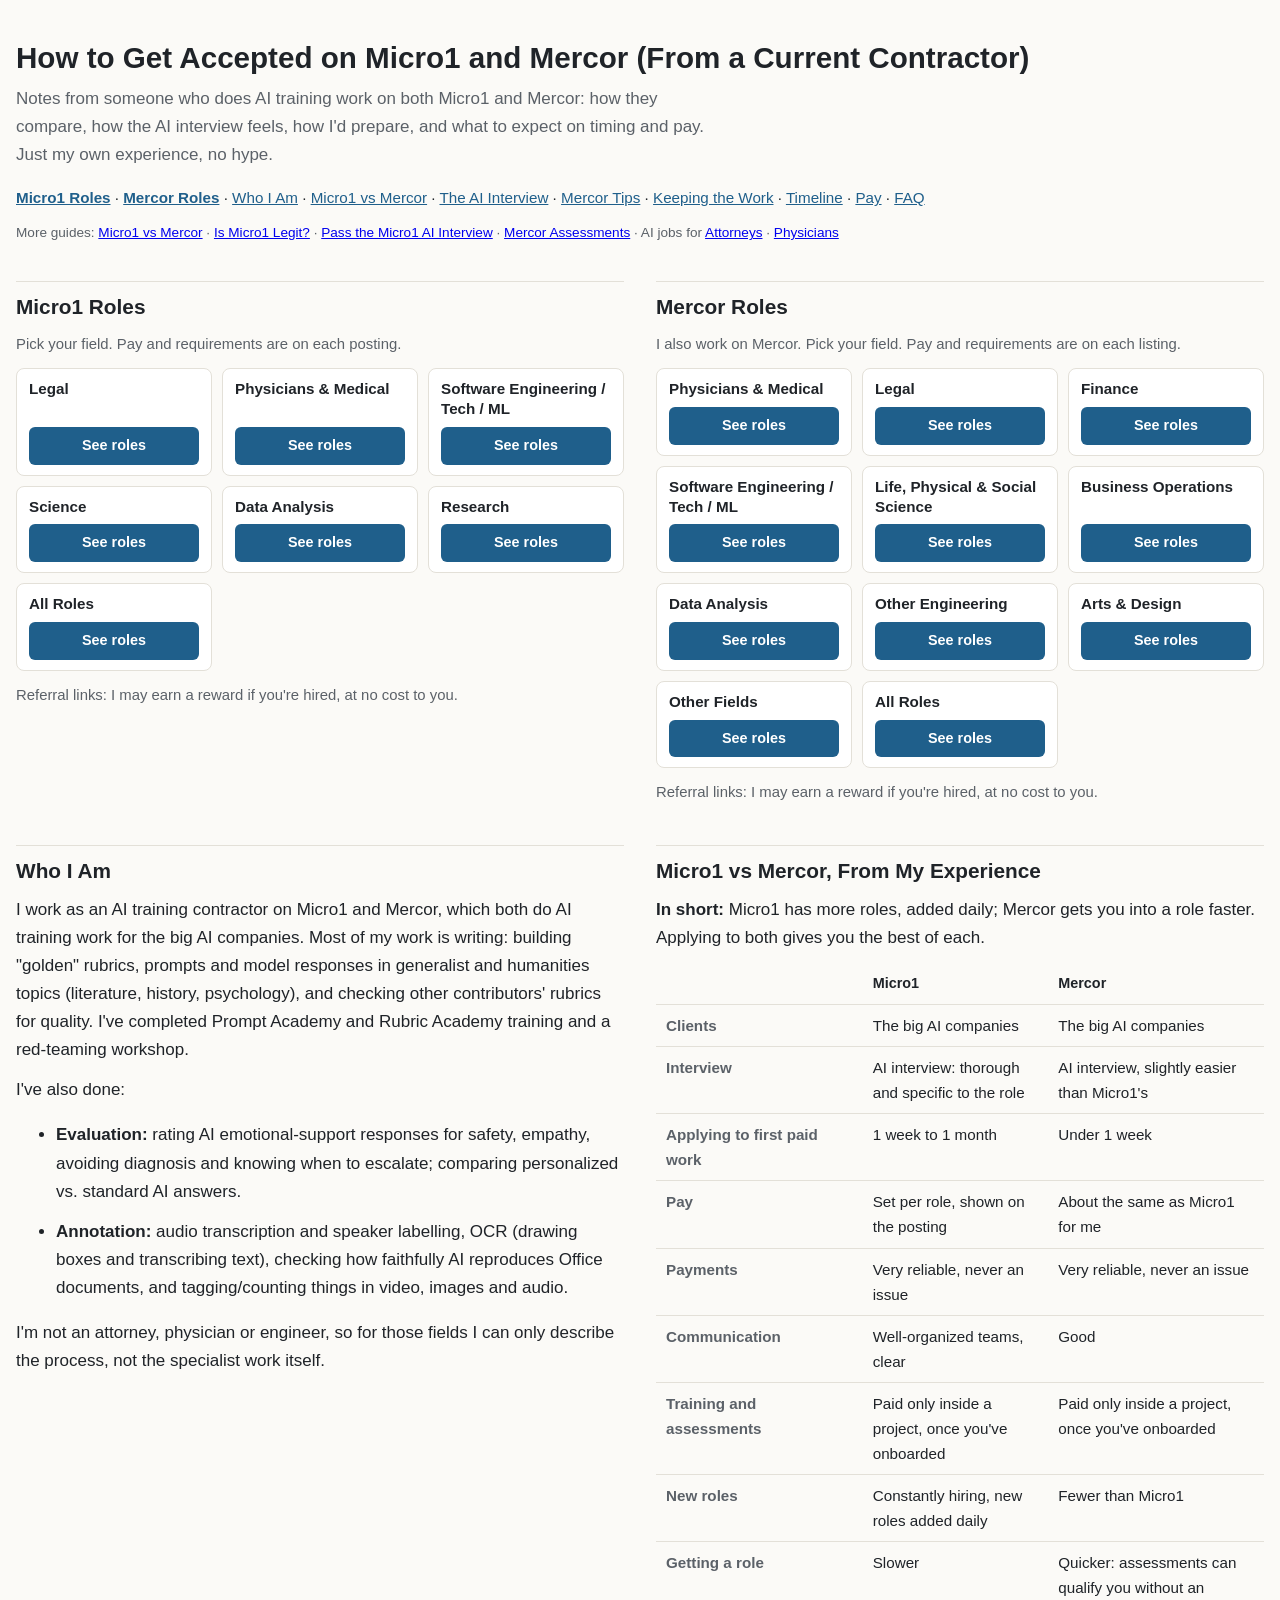
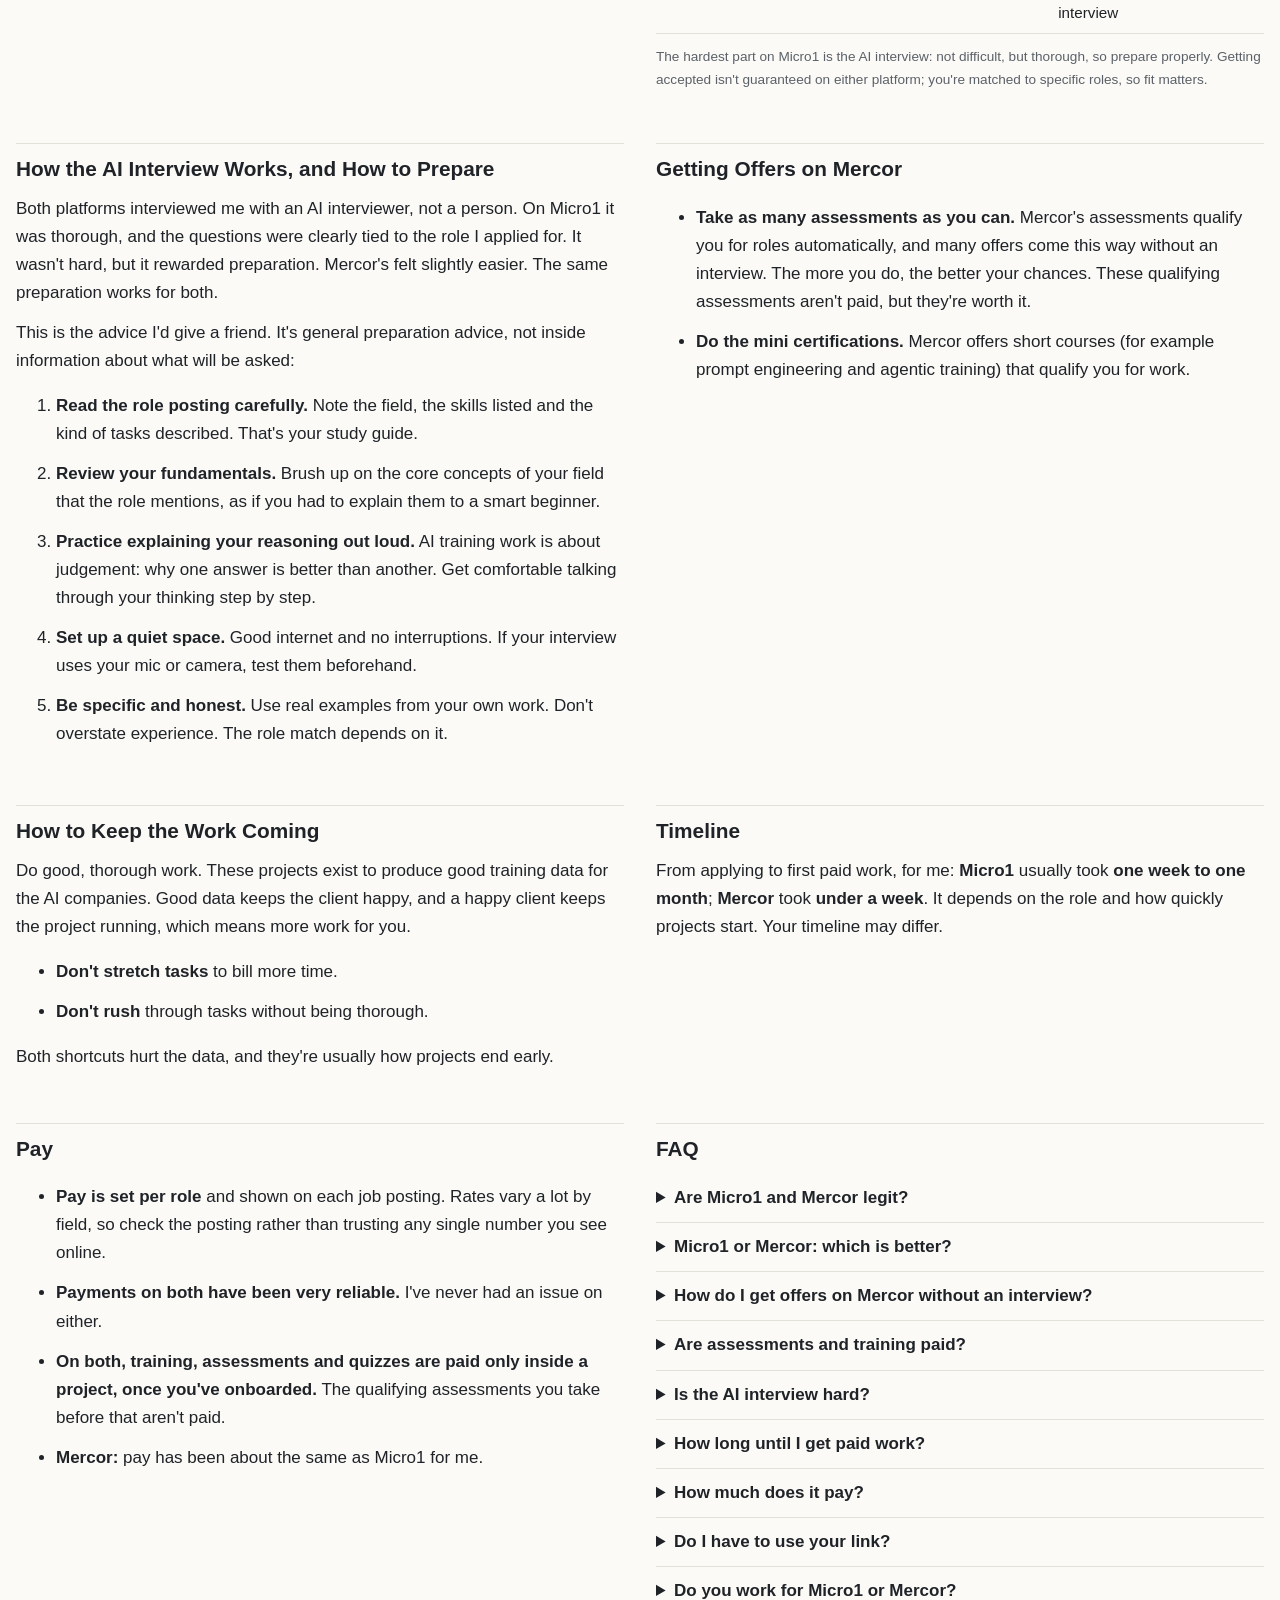
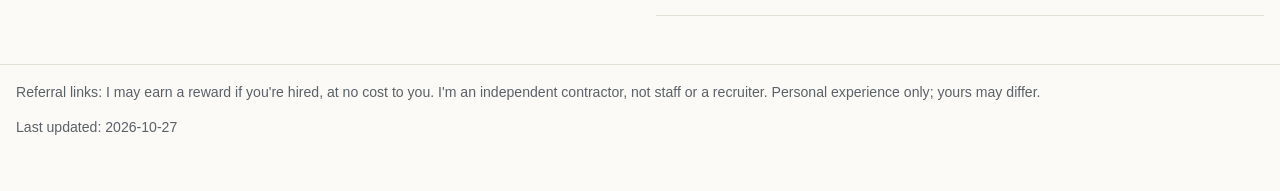
<file: index.html>
<!doctype html>
<html lang="en">
<head>
<meta charset="utf-8">
<meta name="viewport" content="width=device-width, initial-scale=1">
<title>Micro1 vs Mercor: How to Get Accepted (Interview Tips, Pay, Roles)</title>
<meta name="description" content="A current Micro1 and Mercor contractor compares the two: the AI interview and how to prepare, Mercor assessments, time to first paid work, pay, and open roles by field.">
<link rel="canonical" href="https://usefultools-dev.github.io/ai-training-guide/">
<meta name="robots" content="index, follow">
<meta property="og:type" content="article">
<meta property="og:title" content="Micro1 vs Mercor: How to Get Accepted">
<meta property="og:description" content="Honest notes from a current contractor on both platforms: interview tips, assessments, timing, pay and open roles by field.">
<meta property="og:url" content="https://usefultools-dev.github.io/ai-training-guide/">
<meta name="twitter:card" content="summary">
<script type="application/ld+json">{"@context": "https://schema.org", "@type": "FAQPage", "mainEntity": [{"@type": "Question", "name": "Are Micro1 and Mercor legit?", "acceptedAnswer": {"@type": "Answer", "text": "I can only speak for myself: I've done paid work on both, and payments have been very reliable on both, never an issue. That's my experience, not a guarantee for every role or country. One caution: apply only through the platforms' own sites. Never pay anyone for a \"guaranteed\" role, and be wary of people messaging you claiming to be their recruiters."}}, {"@type": "Question", "name": "Micro1 or Mercor: which is better?", "acceptedAnswer": {"@type": "Answer", "text": "In my experience, Micro1 has more roles, with new ones added daily, while Mercor gets you into a role faster. Pay has been about the same for me, and payments on both have been very reliable. Applying to both gives you the best of each."}}, {"@type": "Question", "name": "How do I get offers on Mercor without an interview?", "acceptedAnswer": {"@type": "Answer", "text": "Take as many of Mercor's assessments as you can. They qualify you for roles automatically, and many offers come that way without an interview. Mercor's mini certifications (for example prompt engineering and agentic training) also qualify you for work."}}, {"@type": "Question", "name": "Are assessments and training paid?", "acceptedAnswer": {"@type": "Answer", "text": "On both platforms, training, assessments and quizzes are paid only inside a project, once you've onboarded. The qualifying assessments you take before that aren't paid."}}, {"@type": "Question", "name": "Is the AI interview hard?", "acceptedAnswer": {"@type": "Answer", "text": "For me it wasn't hard, but it was thorough and specific to the role. Mercor's felt slightly easier than Micro1's. Preparation makes the difference. See the prep tips above."}}, {"@type": "Question", "name": "How long until I get paid work?", "acceptedAnswer": {"@type": "Answer", "text": "In my case, one week to one month on Micro1 and under a week on Mercor. It varies by role."}}, {"@type": "Question", "name": "How much does it pay?", "acceptedAnswer": {"@type": "Answer", "text": "It depends on the role. The rate is listed on each posting. I won't quote a number here because rates change and differ by field."}}, {"@type": "Question", "name": "Do I have to use your link?", "acceptedAnswer": {"@type": "Answer", "text": "No. You can go to Micro1's or Mercor's site directly. If you use my link and get hired, I get a referral bonus and it costs you nothing. If you've already applied before, a referral link may not apply to you."}}, {"@type": "Question", "name": "Do you work for Micro1 or Mercor?", "acceptedAnswer": {"@type": "Answer", "text": "No. I'm an independent contractor who does AI training work through the platform. I'm not staff, a recruiter or an agent, and I have no say in hiring decisions."}}]}</script>
<!-- ANALYTICS: privacy-friendly page-view and outbound-click tracking goes here once chosen and approved. No trackers are loaded yet. -->
<style>
  :root {
    --bg: #fbfaf7; --text: #1f2328; --muted: #5b6168; --line: #e3e0d8;
    --card: #ffffff; --accent: #1f5f8b; --accent-text: #ffffff; --note: #f3efe4;
  }
  @media (prefers-color-scheme: dark) {
    :root {
      --bg: #15171a; --text: #e8e6e1; --muted: #a3a8ae; --line: #2c3036;
      --card: #1c1f23; --accent: #6fb0dc; --accent-text: #0d1114; --note: #23262b;
    }
  }
  * { box-sizing: border-box; }
  body {
    margin: 0; background: var(--bg); color: var(--text);
    font: 17px/1.65 -apple-system, BlinkMacSystemFont, "Segoe UI", Roboto, Helvetica, Arial, sans-serif;
  }
  main, header, footer, .platforms { max-width: 1440px; margin: 0 auto; padding: 0 16px; }
  /* two columns on wide screens, one on phones: role cards and notes share the same grid */
  main, .platforms { display: grid; gap: 0 32px; align-items: start;
                     grid-template-columns: repeat(auto-fit, minmax(min(100%, 440px), 1fr)); }
  header { padding-top: 40px; }
  h1 { font-size: 1.85rem; line-height: 1.25; margin: 0 0 8px; }
  h2 { font-size: 1.3rem; margin: 40px 0 8px; padding-top: 8px; border-top: 1px solid var(--line); }
  h3 { font-size: 1.05rem; margin: 20px 0 4px; }
  p, li { margin: 0 0 12px; }
  .lede { color: var(--muted); margin-bottom: 16px; max-width: 75ch; }
  .disclosure {
    background: var(--note); border-left: 3px solid var(--accent);
    padding: 10px 14px; font-size: 0.92rem; border-radius: 4px; margin: 12px 0 20px;
  }
  .note { font-size: 0.85rem; color: var(--muted); margin-top: 12px; }
  nav.toc { font-size: 0.95rem; }
  nav.toc a { color: var(--accent); }
  .cols { display: grid; gap: 16px; grid-template-columns: 1fr; }
  @media (min-width: 620px) { .cols { grid-template-columns: 1fr 1fr; } }
  .box { background: var(--card); border: 1px solid var(--line); border-radius: 8px; padding: 14px 16px; }
  .box h3 { margin-top: 0; }
  .compare { width: 100%; border-collapse: collapse; font-size: 0.95rem; }
  .compare th, .compare td { text-align: left; vertical-align: top; padding: 8px 10px; border-bottom: 1px solid var(--line); }
  .compare thead th { font-size: 0.9rem; }
  .compare tbody th { font-weight: 600; color: var(--muted); width: 34%; }
  .platforms h2 { margin-top: 24px; }
  .platforms > section > p { font-size: 0.93rem; color: var(--muted); margin-bottom: 0; }
  .roles { display: grid; gap: 10px; grid-template-columns: repeat(auto-fill, minmax(150px, 1fr)); margin-top: 12px; }
  .role { background: var(--card); border: 1px solid var(--line); border-radius: 8px; padding: 10px 12px;
          display: flex; flex-direction: column; justify-content: space-between; gap: 8px; }
  .role h3 { margin: 0; font-size: 0.95rem; line-height: 1.3; }
  .btn {
    display: block; text-align: center; background: var(--accent); color: var(--accent-text);
    text-decoration: none; font-weight: 600; font-size: 0.9rem; padding: 7px 10px; border-radius: 6px;
  }
  .btn:focus-visible, a:focus-visible { outline: 3px solid var(--accent); outline-offset: 2px; }
  .role small { display: block; margin-top: 8px; font-size: 0.8rem; color: var(--muted); }
  details { border-bottom: 1px solid var(--line); padding: 10px 0; }
  summary { cursor: pointer; font-weight: 600; }
  details p { margin-top: 8px; }
  footer { margin-top: 48px; padding-bottom: 40px; font-size: 0.88rem; color: var(--muted); border-top: 1px solid var(--line); padding-top: 16px; }
</style>
</head>
<body>

<header>
  <h1>How to Get Accepted on Micro1 and Mercor (From a Current Contractor)</h1>
  <p class="lede">Notes from someone who does AI training work on both Micro1 and Mercor: how they compare, how the AI interview feels, how I'd prepare, and what to expect on timing and pay. Just my own experience, no hype.</p>
  <nav class="toc" aria-label="Contents">
    <a href="#roles"><strong>Micro1 Roles</strong></a> ·
    <a href="#mercor"><strong>Mercor Roles</strong></a> ·
    <a href="#who">Who I Am</a> ·
    <a href="#work">Micro1 vs Mercor</a> ·
    <a href="#interview">The AI Interview</a> ·
    <a href="#mercor-tips">Mercor Tips</a> ·
    <a href="#quality">Keeping the Work</a> ·
    <a href="#timeline">Timeline</a> ·
    <a href="#pay">Pay</a> ·
    <a href="#faq">FAQ</a>
  </nav>
  <p class="note">More guides: <a href="micro1-vs-mercor/">Micro1 vs Mercor</a> · <a href="is-micro1-legit/">Is Micro1 Legit?</a> · <a href="micro1-ai-interview/">Pass the Micro1 AI Interview</a> · <a href="mercor-assessments/">Mercor Assessments</a> · AI jobs for <a href="attorneys/">Attorneys</a> · <a href="physicians/">Physicians</a></p>
</header>

<div class="platforms">
<section id="roles">
  <h2>Micro1 Roles</h2>
  <p>Pick your field. Pay and requirements are on each posting.</p>
  <div class="roles">
    <div class="role">
      <h3>Legal</h3>
      <a class="btn" href="https://refer.micro1.ai/referral/jobs?referralCode=49558a65-b79b-4bf0-9f4e-c30c4fa35e7d&linkId=f8b5477c-1e69-4b34-91a7-4da5cf8b8b73&utm_source=referral&utm_medium=share&utm_campaign=job_referral" rel="sponsored noopener" target="_blank">See roles</a>
    </div>
    <div class="role">
      <h3>Physicians &amp; Medical</h3>
      <a class="btn" href="https://refer.micro1.ai/referral/jobs?referralCode=49558a65-b79b-4bf0-9f4e-c30c4fa35e7d&linkId=619772a9-b796-4272-8806-c1685a8f3f08&utm_source=referral&utm_medium=share&utm_campaign=job_referral" rel="sponsored noopener" target="_blank">See roles</a>
    </div>
    <div class="role">
      <h3>Software Engineering / Tech / ML</h3>
      <a class="btn" href="https://refer.micro1.ai/referral/jobs?referralCode=49558a65-b79b-4bf0-9f4e-c30c4fa35e7d&linkId=d8e4ee24-52a7-456b-a56f-8ae3f3c14760&utm_source=referral&utm_medium=share&utm_campaign=job_referral" rel="sponsored noopener" target="_blank">See roles</a>
    </div>
    <div class="role">
      <h3>Science</h3>
      <a class="btn" href="https://refer.micro1.ai/referral/jobs?referralCode=49558a65-b79b-4bf0-9f4e-c30c4fa35e7d&linkId=186cc9ea-7c41-4754-96f4-ce219f173488&utm_source=referral&utm_medium=share&utm_campaign=job_referral" rel="sponsored noopener" target="_blank">See roles</a>
    </div>
    <div class="role">
      <h3>Data Analysis</h3>
      <a class="btn" href="https://refer.micro1.ai/referral/jobs?referralCode=49558a65-b79b-4bf0-9f4e-c30c4fa35e7d&linkId=284b6d3a-5633-4aa6-bcc8-fbd7683d4921&utm_source=referral&utm_medium=share&utm_campaign=job_referral" rel="sponsored noopener" target="_blank">See roles</a>
    </div>
    <div class="role">
      <h3>Research</h3>
      <a class="btn" href="https://refer.micro1.ai/referral/jobs?referralCode=49558a65-b79b-4bf0-9f4e-c30c4fa35e7d&linkId=619fd040-d155-455b-a839-0db7bbf2d00d&utm_source=referral&utm_medium=share&utm_campaign=job_referral" rel="sponsored noopener" target="_blank">See roles</a>
    </div>
    <div class="role">
      <h3>All Roles</h3>
      <a class="btn" href="https://refer.micro1.ai/referral/jobs?referralCode=49558a65-b79b-4bf0-9f4e-c30c4fa35e7d&utm_source=referral&utm_medium=share&utm_campaign=job_referral" rel="sponsored noopener" target="_blank">See roles</a>
    </div>
  </div>
  <p class="note">Referral links: I may earn a reward if you're hired, at no cost to you.</p>
</section>
<section id="mercor">
  <h2>Mercor Roles</h2>
  <p>I also work on Mercor. Pick your field. Pay and requirements are on each listing.</p>
  <div class="roles">
    <div class="role">
      <h3>Physicians &amp; Medical</h3>
      <a class="btn" href="https://t.mercor.com/qQAUD" rel="sponsored noopener" target="_blank">See roles</a>
    </div>
    <div class="role">
      <h3>Legal</h3>
      <a class="btn" href="https://t.mercor.com/VKFU0" rel="sponsored noopener" target="_blank">See roles</a>
    </div>
    <div class="role">
      <h3>Finance</h3>
      <a class="btn" href="https://t.mercor.com/ctuWw" rel="sponsored noopener" target="_blank">See roles</a>
    </div>
    <div class="role">
      <h3>Software Engineering / Tech / ML</h3>
      <a class="btn" href="https://t.mercor.com/83K7v" rel="sponsored noopener" target="_blank">See roles</a>
    </div>
    <div class="role">
      <h3>Life, Physical &amp; Social Science</h3>
      <a class="btn" href="https://t.mercor.com/4jvpw" rel="sponsored noopener" target="_blank">See roles</a>
    </div>
    <div class="role">
      <h3>Business Operations</h3>
      <a class="btn" href="https://t.mercor.com/InN1C" rel="sponsored noopener" target="_blank">See roles</a>
    </div>
    <div class="role">
      <h3>Data Analysis</h3>
      <a class="btn" href="https://t.mercor.com/mrnJx" rel="sponsored noopener" target="_blank">See roles</a>
    </div>
    <div class="role">
      <h3>Other Engineering</h3>
      <a class="btn" href="https://t.mercor.com/x0Ck8" rel="sponsored noopener" target="_blank">See roles</a>
    </div>
    <div class="role">
      <h3>Arts &amp; Design</h3>
      <a class="btn" href="https://t.mercor.com/NGeUF" rel="sponsored noopener" target="_blank">See roles</a>
    </div>
    <div class="role">
      <h3>Other Fields</h3>
      <a class="btn" href="https://t.mercor.com/8Y8rQ" rel="sponsored noopener" target="_blank">See roles</a>
    </div>
    <div class="role">
      <h3>All Roles</h3>
      <a class="btn" href="https://t.mercor.com/8O3EU" rel="sponsored noopener" target="_blank">See roles</a>
    </div>
  </div>
  <p class="note">Referral links: I may earn a reward if you're hired, at no cost to you.</p>
</section>
</div>

<main>

<section id="who">
  <h2>Who I Am</h2>
  <p>I work as an AI training contractor on Micro1 and Mercor, which both do AI training work for the big AI companies. Most of my work is writing: building "golden" rubrics, prompts and model responses in generalist and humanities topics (literature, history, psychology), and checking other contributors' rubrics for quality. I've completed Prompt Academy and Rubric Academy training and a red-teaming workshop.</p>
  <p>I've also done:</p>
  <ul>
    <li><strong>Evaluation:</strong> rating AI emotional-support responses for safety, empathy, avoiding diagnosis and knowing when to escalate; comparing personalized vs. standard AI answers.</li>
    <li><strong>Annotation:</strong> audio transcription and speaker labelling, OCR (drawing boxes and transcribing text), checking how faithfully AI reproduces Office documents, and tagging/counting things in video, images and audio.</li>
  </ul>
  <p>I'm not an attorney, physician or engineer, so for those fields I can only describe the process, not the specialist work itself.</p>
</section>

<section id="work">
  <h2>Micro1 vs Mercor, From My Experience</h2>
  <p><strong>In short:</strong> Micro1 has more roles, added daily; Mercor gets you into a role faster. Applying to both gives you the best of each.</p>
  <table class="compare">
    <thead><tr><th></th><th>Micro1</th><th>Mercor</th></tr></thead>
    <tbody>
      <tr><th>Clients</th><td>The big AI companies</td><td>The big AI companies</td></tr>
      <tr><th>Interview</th><td>AI interview: thorough and specific to the role</td><td>AI interview, slightly easier than Micro1's</td></tr>
      <tr><th>Applying to first paid work</th><td>1 week to 1 month</td><td>Under 1 week</td></tr>
      <tr><th>Pay</th><td>Set per role, shown on the posting</td><td>About the same as Micro1 for me</td></tr>
      <tr><th>Payments</th><td>Very reliable, never an issue</td><td>Very reliable, never an issue</td></tr>
      <tr><th>Communication</th><td>Well-organized teams, clear</td><td>Good</td></tr>
      <tr><th>Training and assessments</th><td>Paid only inside a project, once you've onboarded</td><td>Paid only inside a project, once you've onboarded</td></tr>
      <tr><th>New roles</th><td>Constantly hiring, new roles added daily</td><td>Fewer than Micro1</td></tr>
      <tr><th>Getting a role</th><td>Slower</td><td>Quicker: assessments can qualify you without an interview</td></tr>
    </tbody>
  </table>
  <p class="note">The hardest part on Micro1 is the AI interview: not difficult, but thorough, so prepare properly. Getting accepted isn't guaranteed on either platform; you're matched to specific roles, so fit matters.</p>
</section>

<section id="interview">
  <h2>How the AI Interview Works, and How to Prepare</h2>
  <p>Both platforms interviewed me with an AI interviewer, not a person. On Micro1 it was thorough, and the questions were clearly tied to the role I applied for. It wasn't hard, but it rewarded preparation. Mercor's felt slightly easier. The same preparation works for both.</p>
  <p>This is the advice I'd give a friend. It's general preparation advice, not inside information about what will be asked:</p>
  <ol>
    <li><strong>Read the role posting carefully.</strong> Note the field, the skills listed and the kind of tasks described. That's your study guide.</li>
    <li><strong>Review your fundamentals.</strong> Brush up on the core concepts of your field that the role mentions, as if you had to explain them to a smart beginner.</li>
    <li><strong>Practice explaining your reasoning out loud.</strong> AI training work is about judgement: why one answer is better than another. Get comfortable talking through your thinking step by step.</li>
    <li><strong>Set up a quiet space.</strong> Good internet and no interruptions. If your interview uses your mic or camera, test them beforehand.</li>
    <li><strong>Be specific and honest.</strong> Use real examples from your own work. Don't overstate experience. The role match depends on it.</li>
  </ol>
</section>

<section id="mercor-tips">
  <h2>Getting Offers on Mercor</h2>
  <ul>
    <li><strong>Take as many assessments as you can.</strong> Mercor's assessments qualify you for roles automatically, and many offers come this way without an interview. The more you do, the better your chances. These qualifying assessments aren't paid, but they're worth it.</li>
    <li><strong>Do the mini certifications.</strong> Mercor offers short courses (for example prompt engineering and agentic training) that qualify you for work.</li>
  </ul>
</section>

<section id="quality">
  <h2>How to Keep the Work Coming</h2>
  <p>Do good, thorough work. These projects exist to produce good training data for the AI companies. Good data keeps the client happy, and a happy client keeps the project running, which means more work for you.</p>
  <ul>
    <li><strong>Don't stretch tasks</strong> to bill more time.</li>
    <li><strong>Don't rush</strong> through tasks without being thorough.</li>
  </ul>
  <p>Both shortcuts hurt the data, and they're usually how projects end early.</p>
</section>

<section id="timeline">
  <h2>Timeline</h2>
  <p>From applying to first paid work, for me: <strong>Micro1</strong> usually took <strong>one week to one month</strong>; <strong>Mercor</strong> took <strong>under a week</strong>. It depends on the role and how quickly projects start. Your timeline may differ.</p>
</section>

<section id="pay">
  <h2>Pay</h2>
  <ul>
    <li><strong>Pay is set per role</strong> and shown on each job posting. Rates vary a lot by field, so check the posting rather than trusting any single number you see online.</li>
    <li><strong>Payments on both have been very reliable.</strong> I've never had an issue on either.</li>
    <li><strong>On both, training, assessments and quizzes are paid only inside a project, once you've onboarded.</strong> The qualifying assessments you take before that aren't paid.</li>
    <li><strong>Mercor:</strong> pay has been about the same as Micro1 for me.</li>
  </ul>
</section>


<section id="faq">
  <h2>FAQ</h2>
  <details>
    <summary>Are Micro1 and Mercor legit?</summary>
    <p>I can only speak for myself: I've done paid work on both, and payments have been very reliable on both, never an issue. That's my experience, not a guarantee for every role or country.</p>
    <p>One caution: apply only through the platforms' own sites. Never pay anyone for a "guaranteed" role, and be wary of people messaging you claiming to be their recruiters.</p>
  </details>
  <details>
    <summary>Micro1 or Mercor: which is better?</summary>
    <p>In my experience, Micro1 has more roles, with new ones added daily, while Mercor gets you into a role faster. Pay has been about the same for me, and payments on both have been very reliable. Applying to both gives you the best of each.</p>
  </details>
  <details>
    <summary>How do I get offers on Mercor without an interview?</summary>
    <p>Take as many of Mercor's assessments as you can. They qualify you for roles automatically, and many offers come that way without an interview. Mercor's mini certifications (for example prompt engineering and agentic training) also qualify you for work.</p>
  </details>
  <details>
    <summary>Are assessments and training paid?</summary>
    <p>On both platforms, training, assessments and quizzes are paid only inside a project, once you've onboarded. The qualifying assessments you take before that aren't paid.</p>
  </details>
  <details>
    <summary>Is the AI interview hard?</summary>
    <p>For me it wasn't hard, but it was thorough and specific to the role. Mercor's felt slightly easier than Micro1's. Preparation makes the difference. See the <a href="#interview">prep tips above</a>.</p>
  </details>
  <details>
    <summary>How long until I get paid work?</summary>
    <p>In my case, one week to one month on Micro1 and under a week on Mercor. It varies by role.</p>
  </details>
  <details>
    <summary>How much does it pay?</summary>
    <p>It depends on the role. The rate is listed on each posting. I won't quote a number here because rates change and differ by field.</p>
  </details>
  <details>
    <summary>Do I have to use your link?</summary>
    <p>No. You can go to Micro1's or Mercor's site directly. If you use my link and get hired, I get a referral bonus and it costs you nothing. If you've already applied before, a referral link may not apply to you.</p>
  </details>
  <details>
    <summary>Do you work for Micro1 or Mercor?</summary>
    <p>No. I'm an independent contractor who does AI training work through the platform. I'm not staff, a recruiter or an agent, and I have no say in hiring decisions.</p>
  </details>
</section>

</main>

<footer>
  <p>Referral links: I may earn a reward if you're hired, at no cost to you. I'm an independent contractor, not staff or a recruiter. Personal experience only; yours may differ.</p>
  <p>Last updated: 2026-10-27</p>
</footer>

</body>
</html>
</file>
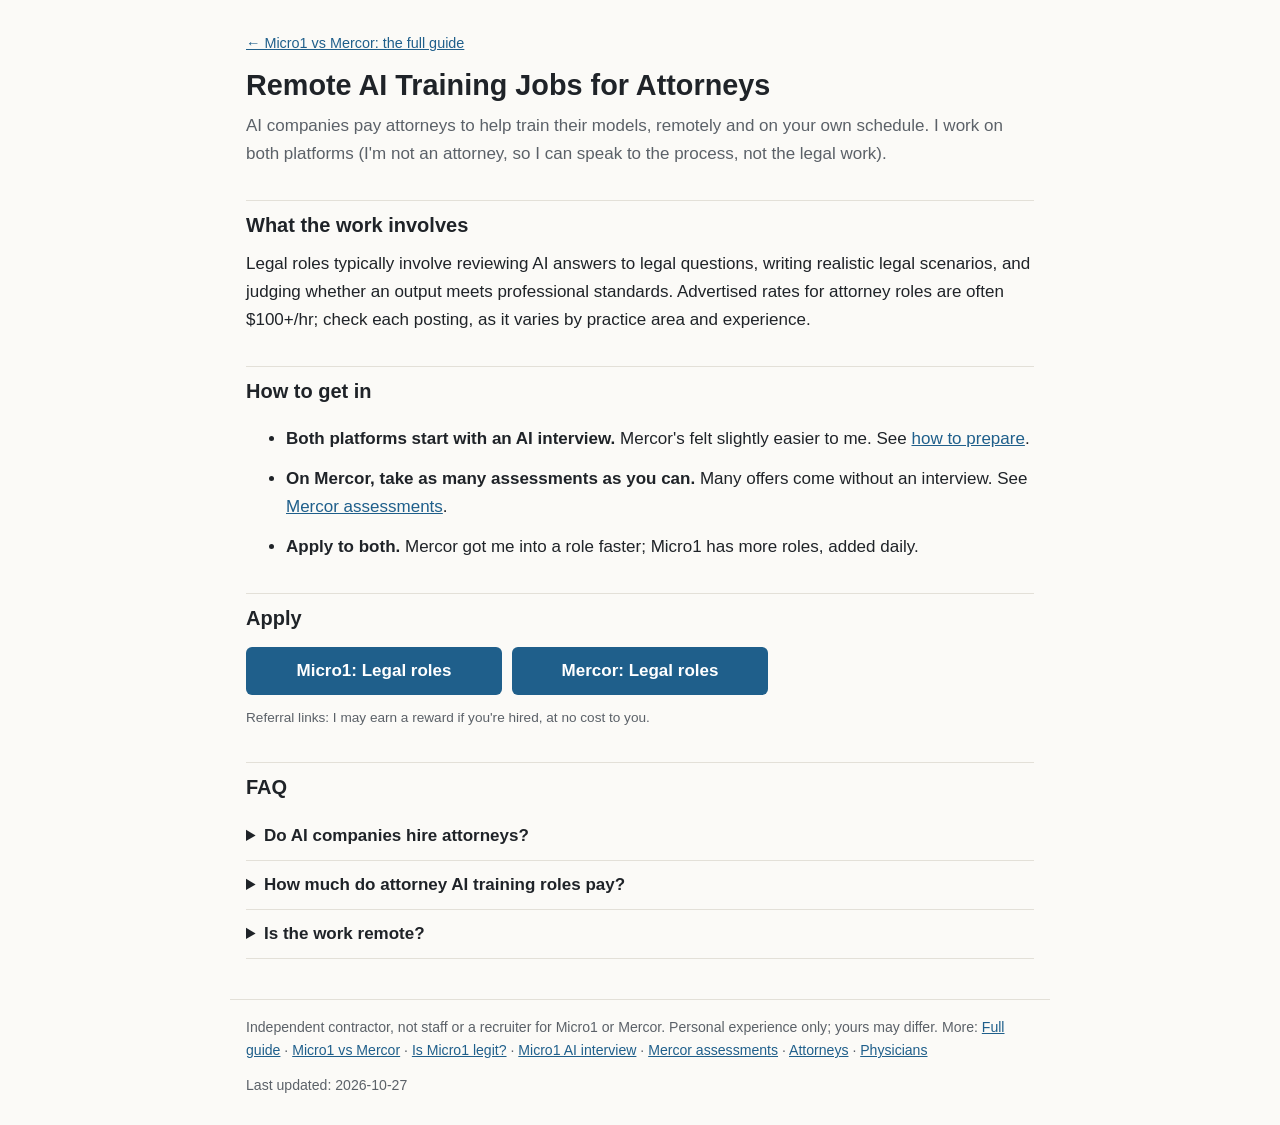
<file: attorneys/index.html>
<!doctype html>
<html lang="en">
<head>
<meta charset="utf-8">
<meta name="viewport" content="width=device-width, initial-scale=1">
<title>Remote AI Training Jobs for Attorneys: Micro1 and Mercor</title>
<meta name="description" content="Remote, flexible AI training work for attorneys on Micro1 and Mercor: what the work involves, how to get in, and direct links to open legal roles.">
<link rel="canonical" href="https://usefultools-dev.github.io/ai-training-guide/attorneys/">
<meta property="og:type" content="article">
<meta property="og:title" content="Remote AI Training Jobs for Attorneys: Micro1 and Mercor">
<meta property="og:description" content="Remote, flexible AI training work for attorneys on Micro1 and Mercor: what the work involves, how to get in, and direct links to open legal roles.">
<meta property="og:url" content="https://usefultools-dev.github.io/ai-training-guide/attorneys/">
<link rel="stylesheet" href="../topic.css">
<script type="application/ld+json">{"@context": "https://schema.org", "@type": "FAQPage", "mainEntity": [{"@type": "Question", "name": "Do AI companies hire attorneys?", "acceptedAnswer": {"@type": "Answer", "text": "Yes. Both Micro1 and Mercor list legal roles for attorneys to help train and evaluate AI models."}}, {"@type": "Question", "name": "How much do attorney AI training roles pay?", "acceptedAnswer": {"@type": "Answer", "text": "Advertised rates are often $100+/hr. Check each posting; it varies by practice area and experience."}}, {"@type": "Question", "name": "Is the work remote?", "acceptedAnswer": {"@type": "Answer", "text": "Yes, it's remote contract work with a flexible schedule."}}]}</script>
</head>
<body>
<header>
  <p class="crumb"><a href="../">← Micro1 vs Mercor: the full guide</a></p>
  <h1>Remote AI Training Jobs for Attorneys</h1>
  <p class="lede">AI companies pay attorneys to help train their models, remotely and on your own schedule. I work on both platforms (I'm not an attorney, so I can speak to the process, not the legal work).</p>
</header>
<main>
<h2>What the work involves</h2>
  <p>Legal roles typically involve reviewing AI answers to legal questions, writing realistic legal scenarios, and judging whether an output meets professional standards. Advertised rates for attorney roles are often $100+/hr; check each posting, as it varies by practice area and experience.</p>
<h2>How to get in</h2>
  <ul>
    <li><strong>Both platforms start with an AI interview.</strong> Mercor's felt slightly easier to me. See <a href="../micro1-ai-interview/">how to prepare</a>.</li>
    <li><strong>On Mercor, take as many assessments as you can.</strong> Many offers come without an interview. See <a href="../mercor-assessments/">Mercor assessments</a>.</li>
    <li><strong>Apply to both.</strong> Mercor got me into a role faster; Micro1 has more roles, added daily.</li>
  </ul>
<h2>Apply</h2>
  <div class="links">
    <a class="btn" href="https://refer.micro1.ai/referral/jobs?referralCode=49558a65-b79b-4bf0-9f4e-c30c4fa35e7d&linkId=f8b5477c-1e69-4b34-91a7-4da5cf8b8b73&utm_source=referral&utm_medium=share&utm_campaign=job_referral" rel="sponsored noopener" target="_blank">Micro1: Legal roles</a>
    <a class="btn" href="https://t.mercor.com/VKFU0" rel="sponsored noopener" target="_blank">Mercor: Legal roles</a>
  </div>
  <p class="note">Referral links: I may earn a reward if you're hired, at no cost to you.</p>

<h2>FAQ</h2>
  <details>
    <summary>Do AI companies hire attorneys?</summary>
    <p>Yes. Both Micro1 and Mercor list legal roles for attorneys to help train and evaluate AI models.</p>
  </details>
  <details>
    <summary>How much do attorney AI training roles pay?</summary>
    <p>Advertised rates are often $100+/hr. Check each posting; it varies by practice area and experience.</p>
  </details>
  <details>
    <summary>Is the work remote?</summary>
    <p>Yes, it's remote contract work with a flexible schedule.</p>
  </details>
</main>
<footer>
  <p>Independent contractor, not staff or a recruiter for Micro1 or Mercor. Personal experience only; yours may differ. More: <a href="../">Full guide</a> · <a href="../micro1-vs-mercor/">Micro1 vs Mercor</a> · <a href="../is-micro1-legit/">Is Micro1 legit?</a> · <a href="../micro1-ai-interview/">Micro1 AI interview</a> · <a href="../mercor-assessments/">Mercor assessments</a> · <a href="../attorneys/">Attorneys</a> · <a href="../physicians/">Physicians</a></p>
  <p>Last updated: 2026-10-27</p>
</footer>
</body>
</html>
</file>
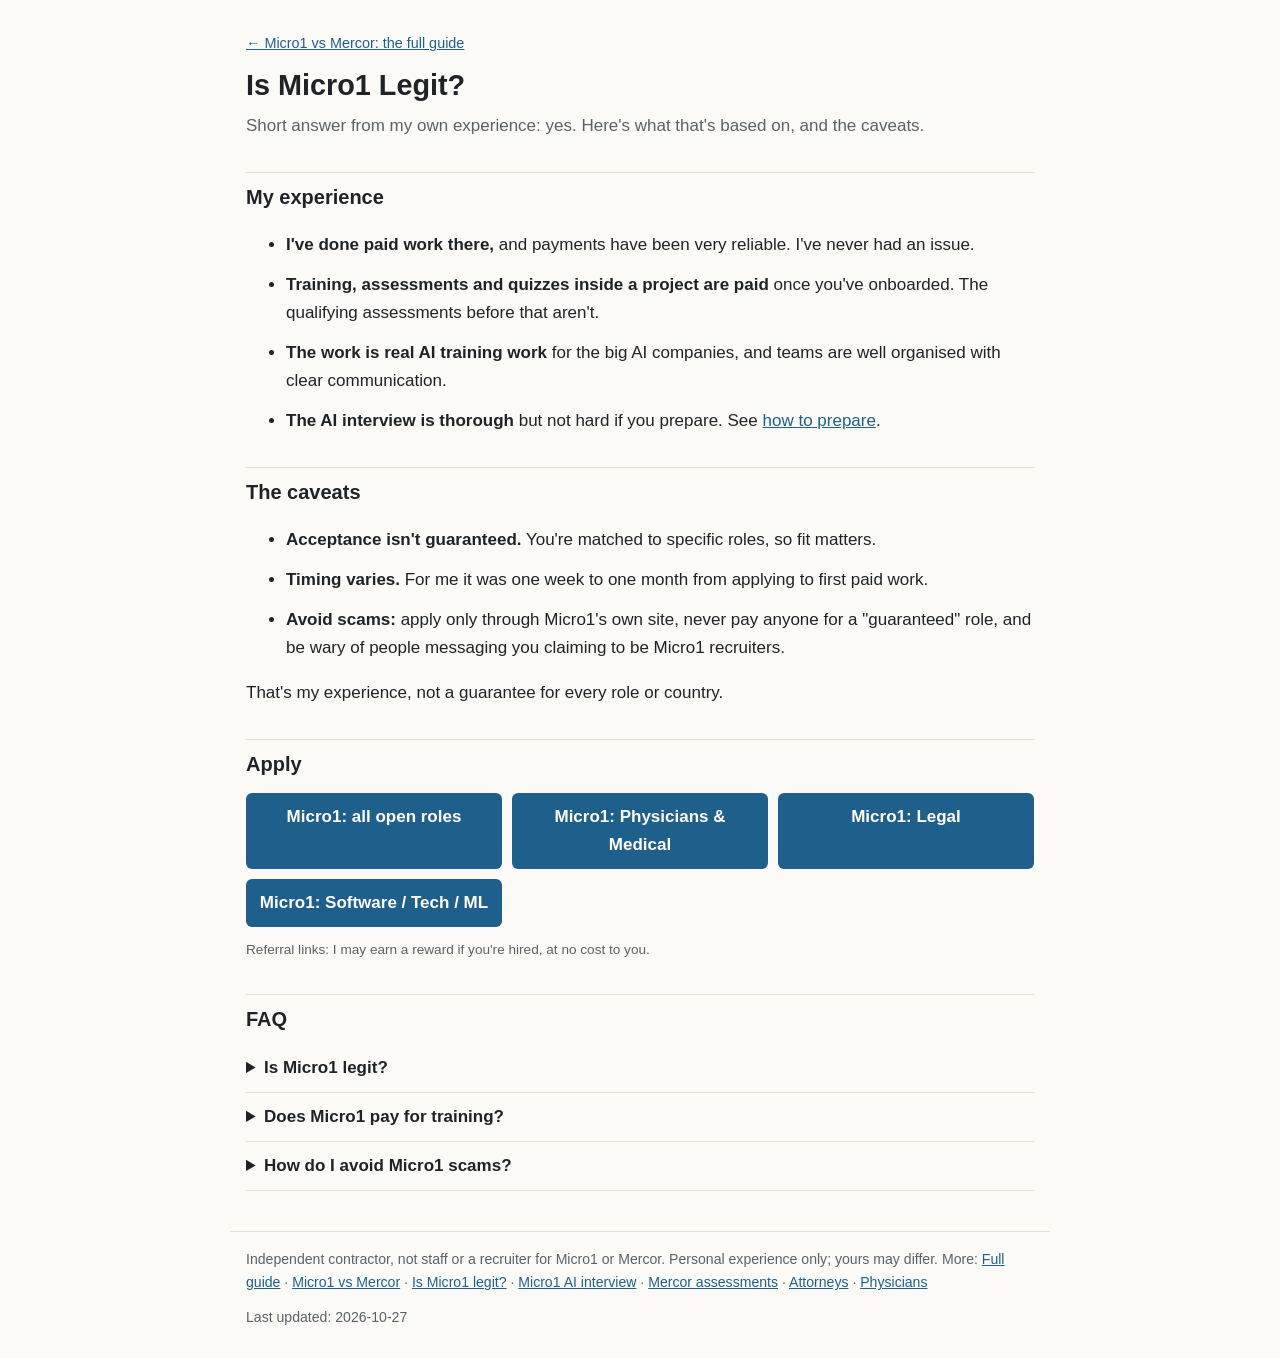
<file: is-micro1-legit/index.html>
<!doctype html>
<html lang="en">
<head>
<meta charset="utf-8">
<meta name="viewport" content="width=device-width, initial-scale=1">
<title>Is Micro1 Legit? A Current Contractor's Honest Answer</title>
<meta name="description" content="Is Micro1 legit? A current Micro1 contractor on getting paid, the AI interview, what's paid and what isn't, and how to avoid scams.">
<link rel="canonical" href="https://usefultools-dev.github.io/ai-training-guide/is-micro1-legit/">
<meta property="og:type" content="article">
<meta property="og:title" content="Is Micro1 Legit? A Current Contractor's Honest Answer">
<meta property="og:description" content="Is Micro1 legit? A current Micro1 contractor on getting paid, the AI interview, what's paid and what isn't, and how to avoid scams.">
<meta property="og:url" content="https://usefultools-dev.github.io/ai-training-guide/is-micro1-legit/">
<link rel="stylesheet" href="../topic.css">
<script type="application/ld+json">{"@context": "https://schema.org", "@type": "FAQPage", "mainEntity": [{"@type": "Question", "name": "Is Micro1 legit?", "acceptedAnswer": {"@type": "Answer", "text": "In my experience, yes: I've done paid work there and payments have been very reliable, never an issue."}}, {"@type": "Question", "name": "Does Micro1 pay for training?", "acceptedAnswer": {"@type": "Answer", "text": "Training, assessments and quizzes inside a project are paid once you've onboarded. Qualifying assessments before that aren't."}}, {"@type": "Question", "name": "How do I avoid Micro1 scams?", "acceptedAnswer": {"@type": "Answer", "text": "Apply only through Micro1's own site, never pay for a 'guaranteed' role, and be wary of people messaging you claiming to be Micro1 recruiters."}}]}</script>
</head>
<body>
<header>
  <p class="crumb"><a href="../">← Micro1 vs Mercor: the full guide</a></p>
  <h1>Is Micro1 Legit?</h1>
  <p class="lede">Short answer from my own experience: yes. Here's what that's based on, and the caveats.</p>
</header>
<main>
<h2>My experience</h2>
  <ul>
    <li><strong>I've done paid work there,</strong> and payments have been very reliable. I've never had an issue.</li>
    <li><strong>Training, assessments and quizzes inside a project are paid</strong> once you've onboarded. The qualifying assessments before that aren't.</li>
    <li><strong>The work is real AI training work</strong> for the big AI companies, and teams are well organised with clear communication.</li>
    <li><strong>The AI interview is thorough</strong> but not hard if you prepare. See <a href="../micro1-ai-interview/">how to prepare</a>.</li>
  </ul>
<h2>The caveats</h2>
  <ul>
    <li><strong>Acceptance isn't guaranteed.</strong> You're matched to specific roles, so fit matters.</li>
    <li><strong>Timing varies.</strong> For me it was one week to one month from applying to first paid work.</li>
    <li><strong>Avoid scams:</strong> apply only through Micro1's own site, never pay anyone for a "guaranteed" role, and be wary of people messaging you claiming to be Micro1 recruiters.</li>
  </ul>
  <p>That's my experience, not a guarantee for every role or country.</p>
<h2>Apply</h2>
  <div class="links">
    <a class="btn" href="https://refer.micro1.ai/referral/jobs?referralCode=49558a65-b79b-4bf0-9f4e-c30c4fa35e7d&utm_source=referral&utm_medium=share&utm_campaign=job_referral" rel="sponsored noopener" target="_blank">Micro1: all open roles</a>
    <a class="btn" href="https://refer.micro1.ai/referral/jobs?referralCode=49558a65-b79b-4bf0-9f4e-c30c4fa35e7d&linkId=619772a9-b796-4272-8806-c1685a8f3f08&utm_source=referral&utm_medium=share&utm_campaign=job_referral" rel="sponsored noopener" target="_blank">Micro1: Physicians &amp; Medical</a>
    <a class="btn" href="https://refer.micro1.ai/referral/jobs?referralCode=49558a65-b79b-4bf0-9f4e-c30c4fa35e7d&linkId=f8b5477c-1e69-4b34-91a7-4da5cf8b8b73&utm_source=referral&utm_medium=share&utm_campaign=job_referral" rel="sponsored noopener" target="_blank">Micro1: Legal</a>
    <a class="btn" href="https://refer.micro1.ai/referral/jobs?referralCode=49558a65-b79b-4bf0-9f4e-c30c4fa35e7d&linkId=d8e4ee24-52a7-456b-a56f-8ae3f3c14760&utm_source=referral&utm_medium=share&utm_campaign=job_referral" rel="sponsored noopener" target="_blank">Micro1: Software / Tech / ML</a>
  </div>
  <p class="note">Referral links: I may earn a reward if you're hired, at no cost to you.</p>

<h2>FAQ</h2>
  <details>
    <summary>Is Micro1 legit?</summary>
    <p>In my experience, yes: I've done paid work there and payments have been very reliable, never an issue.</p>
  </details>
  <details>
    <summary>Does Micro1 pay for training?</summary>
    <p>Training, assessments and quizzes inside a project are paid once you've onboarded. Qualifying assessments before that aren't.</p>
  </details>
  <details>
    <summary>How do I avoid Micro1 scams?</summary>
    <p>Apply only through Micro1's own site, never pay for a 'guaranteed' role, and be wary of people messaging you claiming to be Micro1 recruiters.</p>
  </details>
</main>
<footer>
  <p>Independent contractor, not staff or a recruiter for Micro1 or Mercor. Personal experience only; yours may differ. More: <a href="../">Full guide</a> · <a href="../micro1-vs-mercor/">Micro1 vs Mercor</a> · <a href="../is-micro1-legit/">Is Micro1 legit?</a> · <a href="../micro1-ai-interview/">Micro1 AI interview</a> · <a href="../mercor-assessments/">Mercor assessments</a> · <a href="../attorneys/">Attorneys</a> · <a href="../physicians/">Physicians</a></p>
  <p>Last updated: 2026-10-27</p>
</footer>
</body>
</html>
</file>
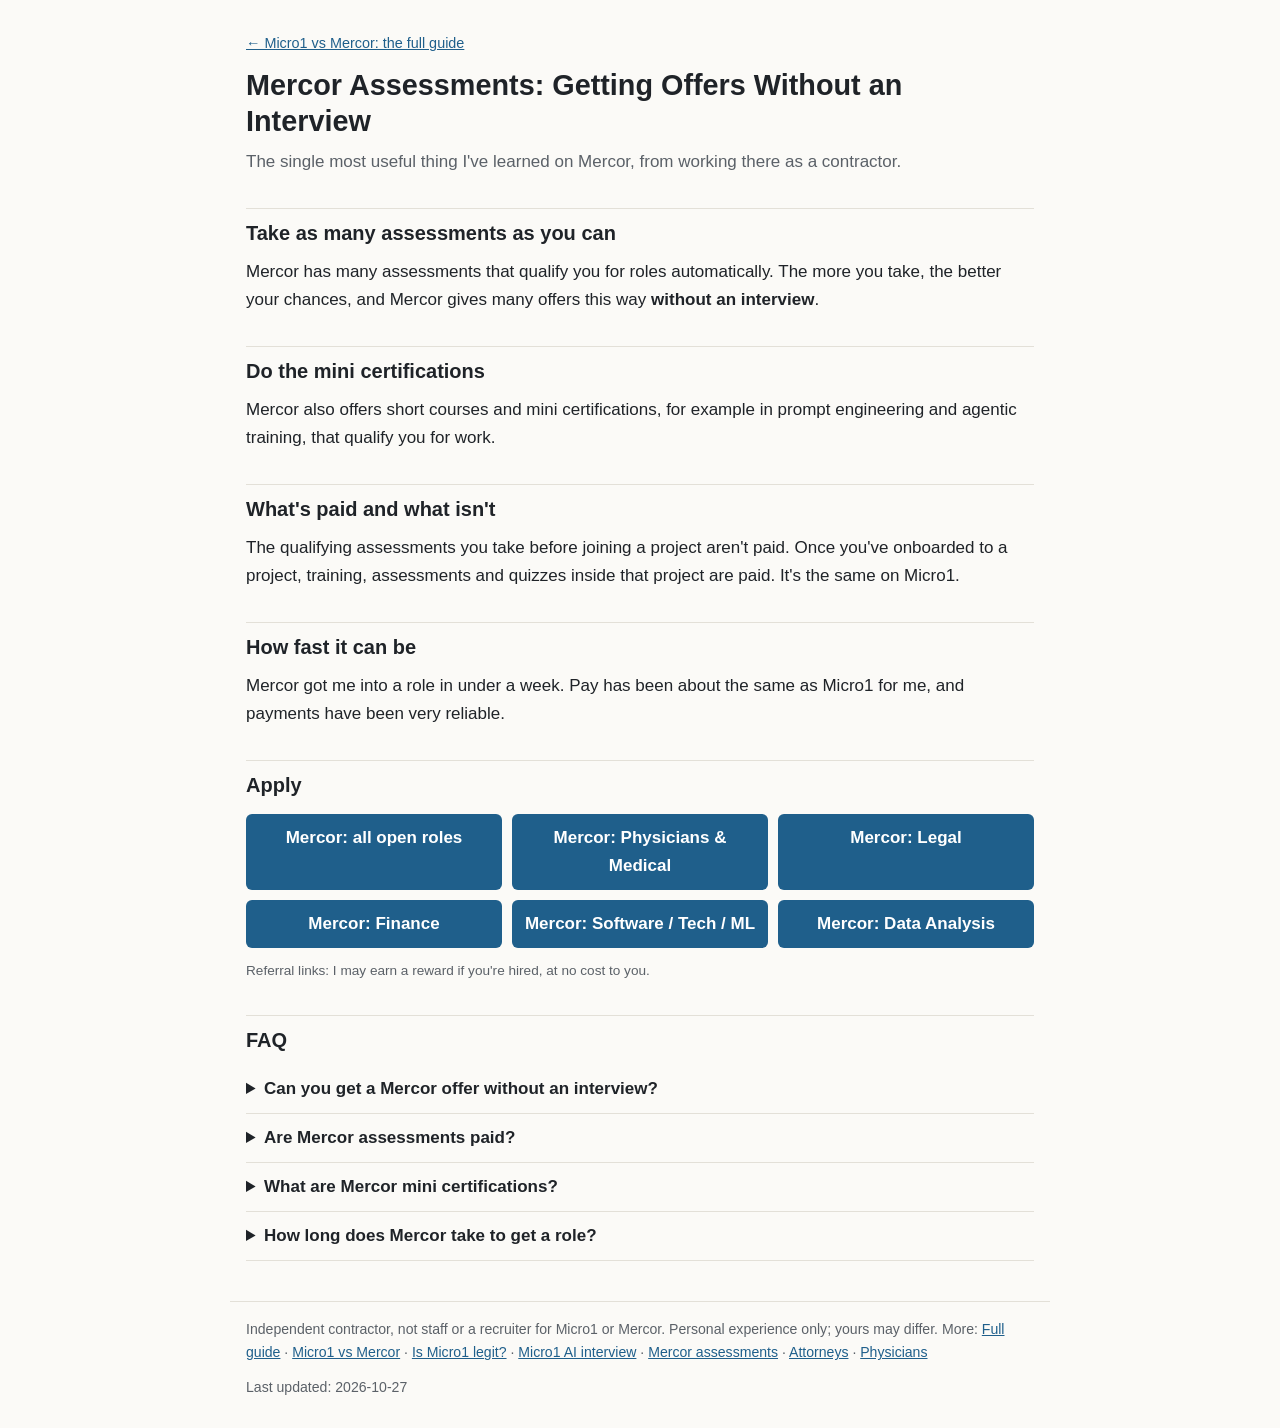
<file: mercor-assessments/index.html>
<!doctype html>
<html lang="en">
<head>
<meta charset="utf-8">
<meta name="viewport" content="width=device-width, initial-scale=1">
<title>Mercor Assessments: How to Get Offers Without an Interview</title>
<meta name="description" content="How Mercor's assessments and mini certifications qualify you for roles automatically, from a current Mercor contractor.">
<link rel="canonical" href="https://usefultools-dev.github.io/ai-training-guide/mercor-assessments/">
<meta property="og:type" content="article">
<meta property="og:title" content="Mercor Assessments: How to Get Offers Without an Interview">
<meta property="og:description" content="How Mercor's assessments and mini certifications qualify you for roles automatically, from a current Mercor contractor.">
<meta property="og:url" content="https://usefultools-dev.github.io/ai-training-guide/mercor-assessments/">
<link rel="stylesheet" href="../topic.css">
<script type="application/ld+json">{"@context": "https://schema.org", "@type": "FAQPage", "mainEntity": [{"@type": "Question", "name": "Can you get a Mercor offer without an interview?", "acceptedAnswer": {"@type": "Answer", "text": "Yes. Many offers come from Mercor's assessments, which qualify you for roles automatically without an interview."}}, {"@type": "Question", "name": "Are Mercor assessments paid?", "acceptedAnswer": {"@type": "Answer", "text": "Qualifying assessments before a project aren't paid. Training and assessments inside a project, once you've onboarded, are paid."}}, {"@type": "Question", "name": "What are Mercor mini certifications?", "acceptedAnswer": {"@type": "Answer", "text": "Short courses, for example in prompt engineering and agentic training, that qualify you for work."}}, {"@type": "Question", "name": "How long does Mercor take to get a role?", "acceptedAnswer": {"@type": "Answer", "text": "In my case, under a week."}}]}</script>
</head>
<body>
<header>
  <p class="crumb"><a href="../">← Micro1 vs Mercor: the full guide</a></p>
  <h1>Mercor Assessments: Getting Offers Without an Interview</h1>
  <p class="lede">The single most useful thing I've learned on Mercor, from working there as a contractor.</p>
</header>
<main>
<h2>Take as many assessments as you can</h2>
  <p>Mercor has many assessments that qualify you for roles automatically. The more you take, the better your chances, and Mercor gives many offers this way <strong>without an interview</strong>.</p>
<h2>Do the mini certifications</h2>
  <p>Mercor also offers short courses and mini certifications, for example in prompt engineering and agentic training, that qualify you for work.</p>
<h2>What's paid and what isn't</h2>
  <p>The qualifying assessments you take before joining a project aren't paid. Once you've onboarded to a project, training, assessments and quizzes inside that project are paid. It's the same on Micro1.</p>
<h2>How fast it can be</h2>
  <p>Mercor got me into a role in under a week. Pay has been about the same as Micro1 for me, and payments have been very reliable.</p>
<h2>Apply</h2>
  <div class="links">
    <a class="btn" href="https://t.mercor.com/8O3EU" rel="sponsored noopener" target="_blank">Mercor: all open roles</a>
    <a class="btn" href="https://t.mercor.com/qQAUD" rel="sponsored noopener" target="_blank">Mercor: Physicians &amp; Medical</a>
    <a class="btn" href="https://t.mercor.com/VKFU0" rel="sponsored noopener" target="_blank">Mercor: Legal</a>
    <a class="btn" href="https://t.mercor.com/ctuWw" rel="sponsored noopener" target="_blank">Mercor: Finance</a>
    <a class="btn" href="https://t.mercor.com/83K7v" rel="sponsored noopener" target="_blank">Mercor: Software / Tech / ML</a>
    <a class="btn" href="https://t.mercor.com/mrnJx" rel="sponsored noopener" target="_blank">Mercor: Data Analysis</a>
  </div>
  <p class="note">Referral links: I may earn a reward if you're hired, at no cost to you.</p>

<h2>FAQ</h2>
  <details>
    <summary>Can you get a Mercor offer without an interview?</summary>
    <p>Yes. Many offers come from Mercor's assessments, which qualify you for roles automatically without an interview.</p>
  </details>
  <details>
    <summary>Are Mercor assessments paid?</summary>
    <p>Qualifying assessments before a project aren't paid. Training and assessments inside a project, once you've onboarded, are paid.</p>
  </details>
  <details>
    <summary>What are Mercor mini certifications?</summary>
    <p>Short courses, for example in prompt engineering and agentic training, that qualify you for work.</p>
  </details>
  <details>
    <summary>How long does Mercor take to get a role?</summary>
    <p>In my case, under a week.</p>
  </details>
</main>
<footer>
  <p>Independent contractor, not staff or a recruiter for Micro1 or Mercor. Personal experience only; yours may differ. More: <a href="../">Full guide</a> · <a href="../micro1-vs-mercor/">Micro1 vs Mercor</a> · <a href="../is-micro1-legit/">Is Micro1 legit?</a> · <a href="../micro1-ai-interview/">Micro1 AI interview</a> · <a href="../mercor-assessments/">Mercor assessments</a> · <a href="../attorneys/">Attorneys</a> · <a href="../physicians/">Physicians</a></p>
  <p>Last updated: 2026-10-27</p>
</footer>
</body>
</html>
</file>
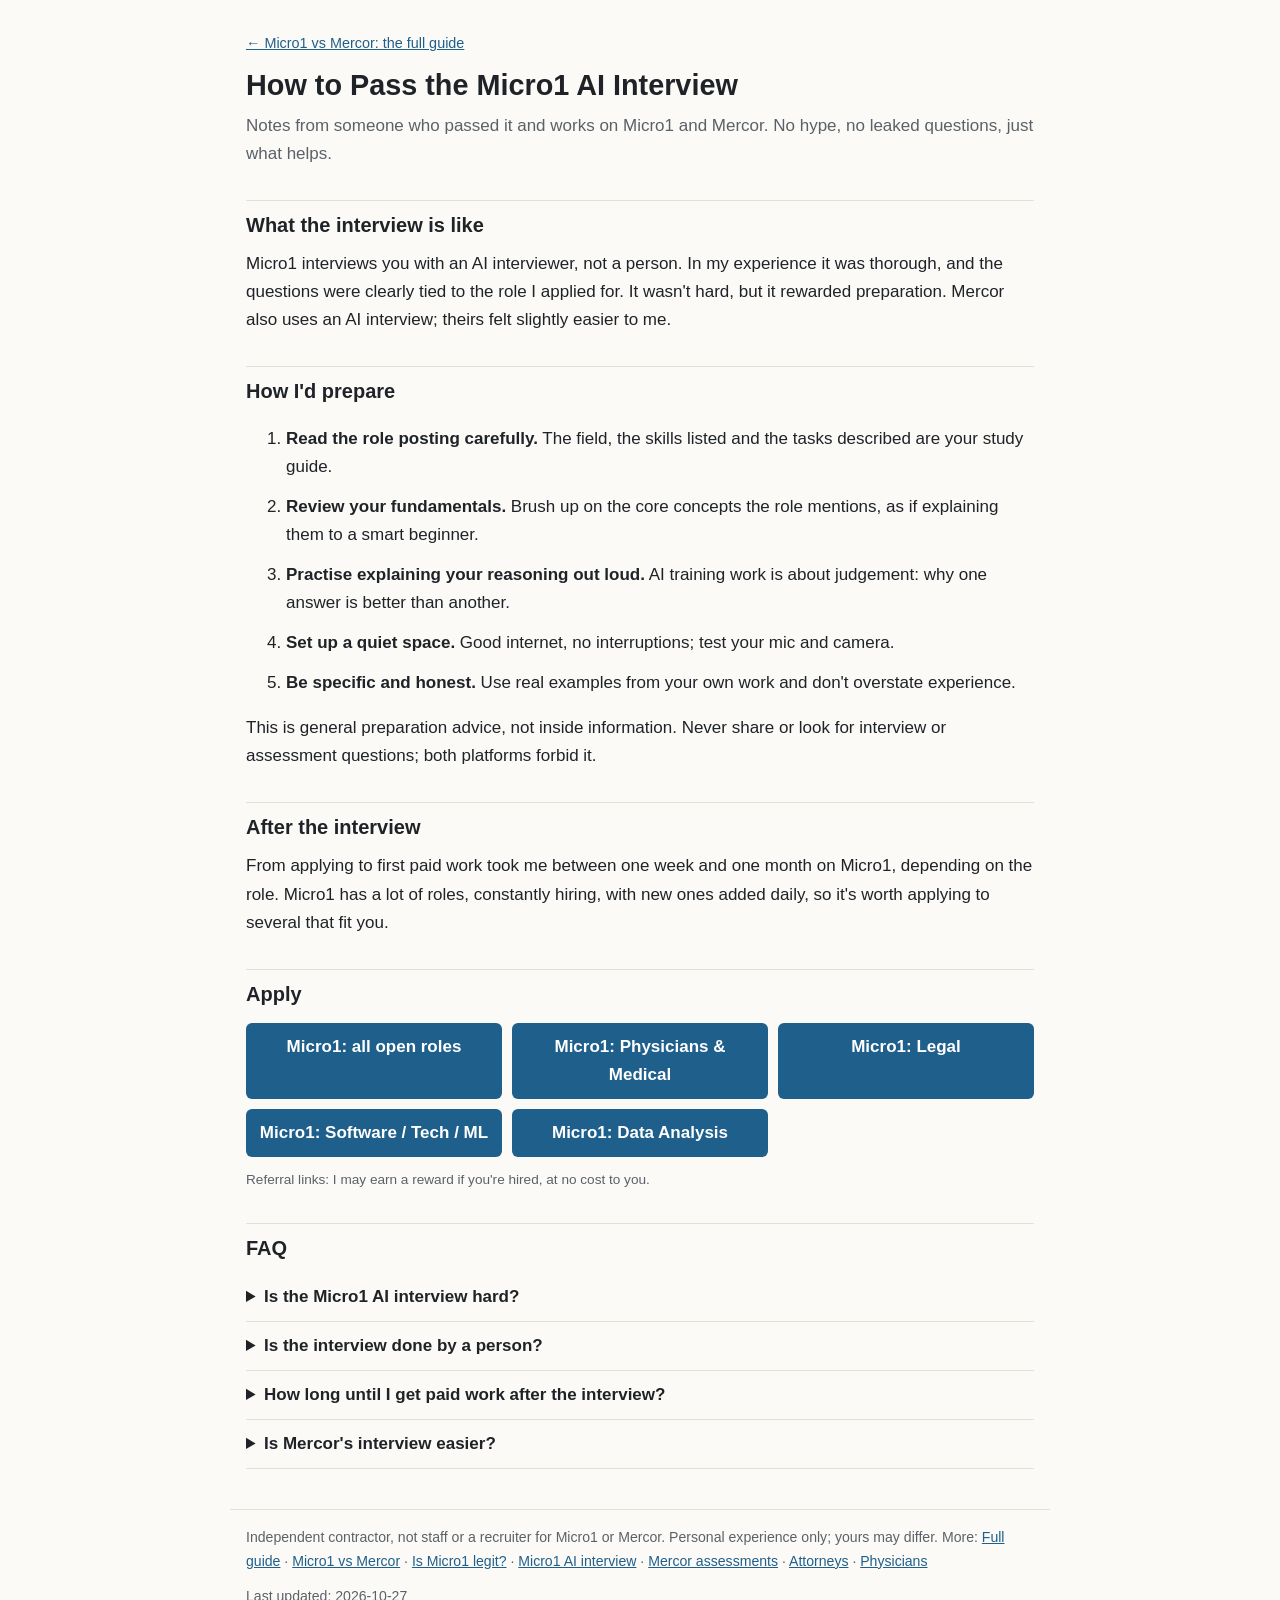
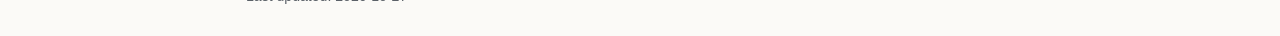
<file: micro1-ai-interview/index.html>
<!doctype html>
<html lang="en">
<head>
<meta charset="utf-8">
<meta name="viewport" content="width=device-width, initial-scale=1">
<title>How to Pass the Micro1 AI Interview: Tips From a Current Contractor</title>
<meta name="description" content="What the Micro1 AI interview is like and how to prepare, from a current Micro1 contractor. Plus how it compares with Mercor's interview.">
<link rel="canonical" href="https://usefultools-dev.github.io/ai-training-guide/micro1-ai-interview/">
<meta property="og:type" content="article">
<meta property="og:title" content="How to Pass the Micro1 AI Interview: Tips From a Current Contractor">
<meta property="og:description" content="What the Micro1 AI interview is like and how to prepare, from a current Micro1 contractor. Plus how it compares with Mercor's interview.">
<meta property="og:url" content="https://usefultools-dev.github.io/ai-training-guide/micro1-ai-interview/">
<link rel="stylesheet" href="../topic.css">
<script type="application/ld+json">{"@context": "https://schema.org", "@type": "FAQPage", "mainEntity": [{"@type": "Question", "name": "Is the Micro1 AI interview hard?", "acceptedAnswer": {"@type": "Answer", "text": "For me it wasn't hard, but it was thorough and specific to the role. Preparation makes the difference."}}, {"@type": "Question", "name": "Is the interview done by a person?", "acceptedAnswer": {"@type": "Answer", "text": "No. Micro1 uses an AI interviewer."}}, {"@type": "Question", "name": "How long until I get paid work after the interview?", "acceptedAnswer": {"@type": "Answer", "text": "In my case, between one week and one month, depending on the role."}}, {"@type": "Question", "name": "Is Mercor's interview easier?", "acceptedAnswer": {"@type": "Answer", "text": "Mercor also uses an AI interview, and it felt slightly easier to me."}}]}</script>
</head>
<body>
<header>
  <p class="crumb"><a href="../">← Micro1 vs Mercor: the full guide</a></p>
  <h1>How to Pass the Micro1 AI Interview</h1>
  <p class="lede">Notes from someone who passed it and works on Micro1 and Mercor. No hype, no leaked questions, just what helps.</p>
</header>
<main>
<h2>What the interview is like</h2>
  <p>Micro1 interviews you with an AI interviewer, not a person. In my experience it was thorough, and the questions were clearly tied to the role I applied for. It wasn't hard, but it rewarded preparation. Mercor also uses an AI interview; theirs felt slightly easier to me.</p>
  <h2>How I'd prepare</h2>
  <ol>
    <li><strong>Read the role posting carefully.</strong> The field, the skills listed and the tasks described are your study guide.</li>
    <li><strong>Review your fundamentals.</strong> Brush up on the core concepts the role mentions, as if explaining them to a smart beginner.</li>
    <li><strong>Practise explaining your reasoning out loud.</strong> AI training work is about judgement: why one answer is better than another.</li>
    <li><strong>Set up a quiet space.</strong> Good internet, no interruptions; test your mic and camera.</li>
    <li><strong>Be specific and honest.</strong> Use real examples from your own work and don't overstate experience.</li>
  </ol>
  <p>This is general preparation advice, not inside information. Never share or look for interview or assessment questions; both platforms forbid it.</p>
<h2>After the interview</h2>
  <p>From applying to first paid work took me between one week and one month on Micro1, depending on the role. Micro1 has a lot of roles, constantly hiring, with new ones added daily, so it's worth applying to several that fit you.</p>
<h2>Apply</h2>
  <div class="links">
    <a class="btn" href="https://refer.micro1.ai/referral/jobs?referralCode=49558a65-b79b-4bf0-9f4e-c30c4fa35e7d&utm_source=referral&utm_medium=share&utm_campaign=job_referral" rel="sponsored noopener" target="_blank">Micro1: all open roles</a>
    <a class="btn" href="https://refer.micro1.ai/referral/jobs?referralCode=49558a65-b79b-4bf0-9f4e-c30c4fa35e7d&linkId=619772a9-b796-4272-8806-c1685a8f3f08&utm_source=referral&utm_medium=share&utm_campaign=job_referral" rel="sponsored noopener" target="_blank">Micro1: Physicians &amp; Medical</a>
    <a class="btn" href="https://refer.micro1.ai/referral/jobs?referralCode=49558a65-b79b-4bf0-9f4e-c30c4fa35e7d&linkId=f8b5477c-1e69-4b34-91a7-4da5cf8b8b73&utm_source=referral&utm_medium=share&utm_campaign=job_referral" rel="sponsored noopener" target="_blank">Micro1: Legal</a>
    <a class="btn" href="https://refer.micro1.ai/referral/jobs?referralCode=49558a65-b79b-4bf0-9f4e-c30c4fa35e7d&linkId=d8e4ee24-52a7-456b-a56f-8ae3f3c14760&utm_source=referral&utm_medium=share&utm_campaign=job_referral" rel="sponsored noopener" target="_blank">Micro1: Software / Tech / ML</a>
    <a class="btn" href="https://refer.micro1.ai/referral/jobs?referralCode=49558a65-b79b-4bf0-9f4e-c30c4fa35e7d&linkId=284b6d3a-5633-4aa6-bcc8-fbd7683d4921&utm_source=referral&utm_medium=share&utm_campaign=job_referral" rel="sponsored noopener" target="_blank">Micro1: Data Analysis</a>
  </div>
  <p class="note">Referral links: I may earn a reward if you're hired, at no cost to you.</p>

<h2>FAQ</h2>
  <details>
    <summary>Is the Micro1 AI interview hard?</summary>
    <p>For me it wasn't hard, but it was thorough and specific to the role. Preparation makes the difference.</p>
  </details>
  <details>
    <summary>Is the interview done by a person?</summary>
    <p>No. Micro1 uses an AI interviewer.</p>
  </details>
  <details>
    <summary>How long until I get paid work after the interview?</summary>
    <p>In my case, between one week and one month, depending on the role.</p>
  </details>
  <details>
    <summary>Is Mercor's interview easier?</summary>
    <p>Mercor also uses an AI interview, and it felt slightly easier to me.</p>
  </details>
</main>
<footer>
  <p>Independent contractor, not staff or a recruiter for Micro1 or Mercor. Personal experience only; yours may differ. More: <a href="../">Full guide</a> · <a href="../micro1-vs-mercor/">Micro1 vs Mercor</a> · <a href="../is-micro1-legit/">Is Micro1 legit?</a> · <a href="../micro1-ai-interview/">Micro1 AI interview</a> · <a href="../mercor-assessments/">Mercor assessments</a> · <a href="../attorneys/">Attorneys</a> · <a href="../physicians/">Physicians</a></p>
  <p>Last updated: 2026-10-27</p>
</footer>
</body>
</html>
</file>
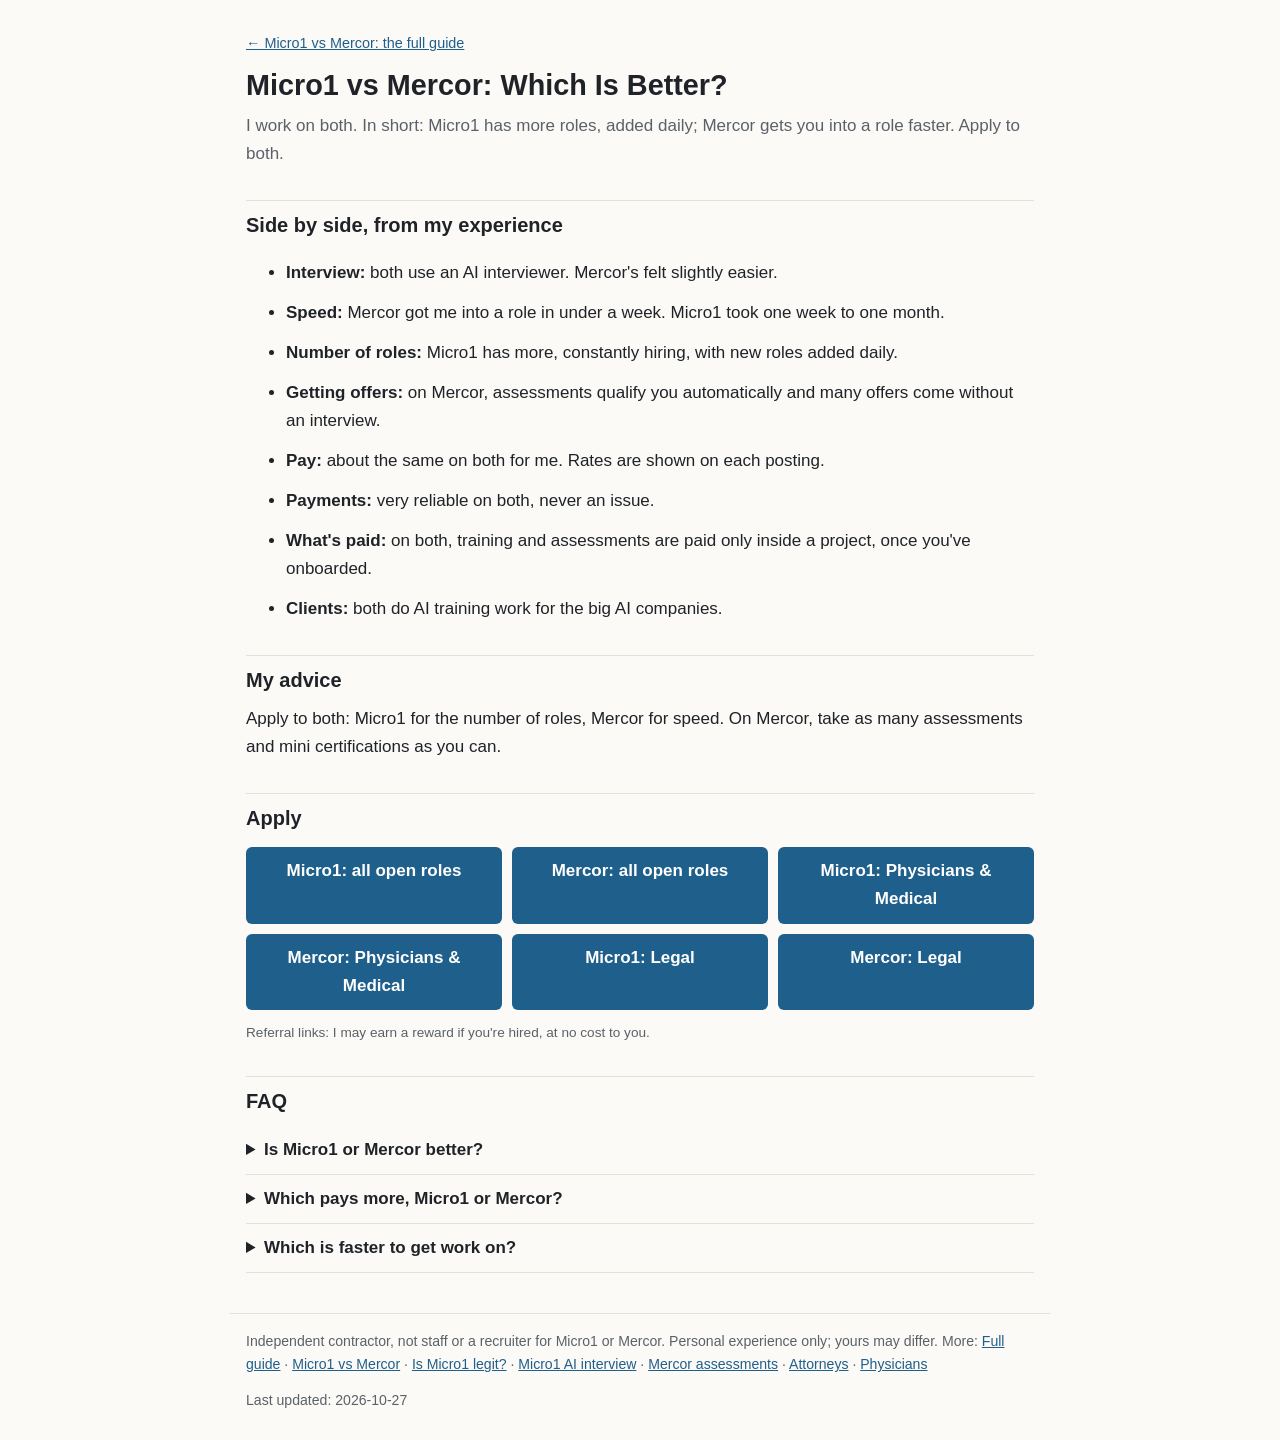
<file: micro1-vs-mercor/index.html>
<!doctype html>
<html lang="en">
<head>
<meta charset="utf-8">
<meta name="viewport" content="width=device-width, initial-scale=1">
<title>Micro1 vs Mercor: Which Is Better? A Contractor on Both Compares</title>
<meta name="description" content="Micro1 vs Mercor compared by a contractor who works on both: interview, speed, number of roles, pay, payments and what's paid.">
<link rel="canonical" href="https://usefultools-dev.github.io/ai-training-guide/micro1-vs-mercor/">
<meta property="og:type" content="article">
<meta property="og:title" content="Micro1 vs Mercor: Which Is Better? A Contractor on Both Compares">
<meta property="og:description" content="Micro1 vs Mercor compared by a contractor who works on both: interview, speed, number of roles, pay, payments and what's paid.">
<meta property="og:url" content="https://usefultools-dev.github.io/ai-training-guide/micro1-vs-mercor/">
<link rel="stylesheet" href="../topic.css">
<script type="application/ld+json">{"@context": "https://schema.org", "@type": "FAQPage", "mainEntity": [{"@type": "Question", "name": "Is Micro1 or Mercor better?", "acceptedAnswer": {"@type": "Answer", "text": "In my experience, Micro1 has more roles and Mercor is faster to get into a role. Pay has been about the same. Apply to both."}}, {"@type": "Question", "name": "Which pays more, Micro1 or Mercor?", "acceptedAnswer": {"@type": "Answer", "text": "For me, pay has been about the same on both. Rates are shown on each posting."}}, {"@type": "Question", "name": "Which is faster to get work on?", "acceptedAnswer": {"@type": "Answer", "text": "Mercor: under a week for me, versus one week to one month on Micro1."}}]}</script>
</head>
<body>
<header>
  <p class="crumb"><a href="../">← Micro1 vs Mercor: the full guide</a></p>
  <h1>Micro1 vs Mercor: Which Is Better?</h1>
  <p class="lede">I work on both. In short: Micro1 has more roles, added daily; Mercor gets you into a role faster. Apply to both.</p>
</header>
<main>
<h2>Side by side, from my experience</h2>
  <ul>
    <li><strong>Interview:</strong> both use an AI interviewer. Mercor's felt slightly easier.</li>
    <li><strong>Speed:</strong> Mercor got me into a role in under a week. Micro1 took one week to one month.</li>
    <li><strong>Number of roles:</strong> Micro1 has more, constantly hiring, with new roles added daily.</li>
    <li><strong>Getting offers:</strong> on Mercor, assessments qualify you automatically and many offers come without an interview.</li>
    <li><strong>Pay:</strong> about the same on both for me. Rates are shown on each posting.</li>
    <li><strong>Payments:</strong> very reliable on both, never an issue.</li>
    <li><strong>What's paid:</strong> on both, training and assessments are paid only inside a project, once you've onboarded.</li>
    <li><strong>Clients:</strong> both do AI training work for the big AI companies.</li>
  </ul>
<h2>My advice</h2>
  <p>Apply to both: Micro1 for the number of roles, Mercor for speed. On Mercor, take as many assessments and mini certifications as you can.</p>
<h2>Apply</h2>
  <div class="links">
    <a class="btn" href="https://refer.micro1.ai/referral/jobs?referralCode=49558a65-b79b-4bf0-9f4e-c30c4fa35e7d&utm_source=referral&utm_medium=share&utm_campaign=job_referral" rel="sponsored noopener" target="_blank">Micro1: all open roles</a>
    <a class="btn" href="https://t.mercor.com/8O3EU" rel="sponsored noopener" target="_blank">Mercor: all open roles</a>
    <a class="btn" href="https://refer.micro1.ai/referral/jobs?referralCode=49558a65-b79b-4bf0-9f4e-c30c4fa35e7d&linkId=619772a9-b796-4272-8806-c1685a8f3f08&utm_source=referral&utm_medium=share&utm_campaign=job_referral" rel="sponsored noopener" target="_blank">Micro1: Physicians &amp; Medical</a>
    <a class="btn" href="https://t.mercor.com/qQAUD" rel="sponsored noopener" target="_blank">Mercor: Physicians &amp; Medical</a>
    <a class="btn" href="https://refer.micro1.ai/referral/jobs?referralCode=49558a65-b79b-4bf0-9f4e-c30c4fa35e7d&linkId=f8b5477c-1e69-4b34-91a7-4da5cf8b8b73&utm_source=referral&utm_medium=share&utm_campaign=job_referral" rel="sponsored noopener" target="_blank">Micro1: Legal</a>
    <a class="btn" href="https://t.mercor.com/VKFU0" rel="sponsored noopener" target="_blank">Mercor: Legal</a>
  </div>
  <p class="note">Referral links: I may earn a reward if you're hired, at no cost to you.</p>

<h2>FAQ</h2>
  <details>
    <summary>Is Micro1 or Mercor better?</summary>
    <p>In my experience, Micro1 has more roles and Mercor is faster to get into a role. Pay has been about the same. Apply to both.</p>
  </details>
  <details>
    <summary>Which pays more, Micro1 or Mercor?</summary>
    <p>For me, pay has been about the same on both. Rates are shown on each posting.</p>
  </details>
  <details>
    <summary>Which is faster to get work on?</summary>
    <p>Mercor: under a week for me, versus one week to one month on Micro1.</p>
  </details>
</main>
<footer>
  <p>Independent contractor, not staff or a recruiter for Micro1 or Mercor. Personal experience only; yours may differ. More: <a href="../">Full guide</a> · <a href="../micro1-vs-mercor/">Micro1 vs Mercor</a> · <a href="../is-micro1-legit/">Is Micro1 legit?</a> · <a href="../micro1-ai-interview/">Micro1 AI interview</a> · <a href="../mercor-assessments/">Mercor assessments</a> · <a href="../attorneys/">Attorneys</a> · <a href="../physicians/">Physicians</a></p>
  <p>Last updated: 2026-10-27</p>
</footer>
</body>
</html>
</file>
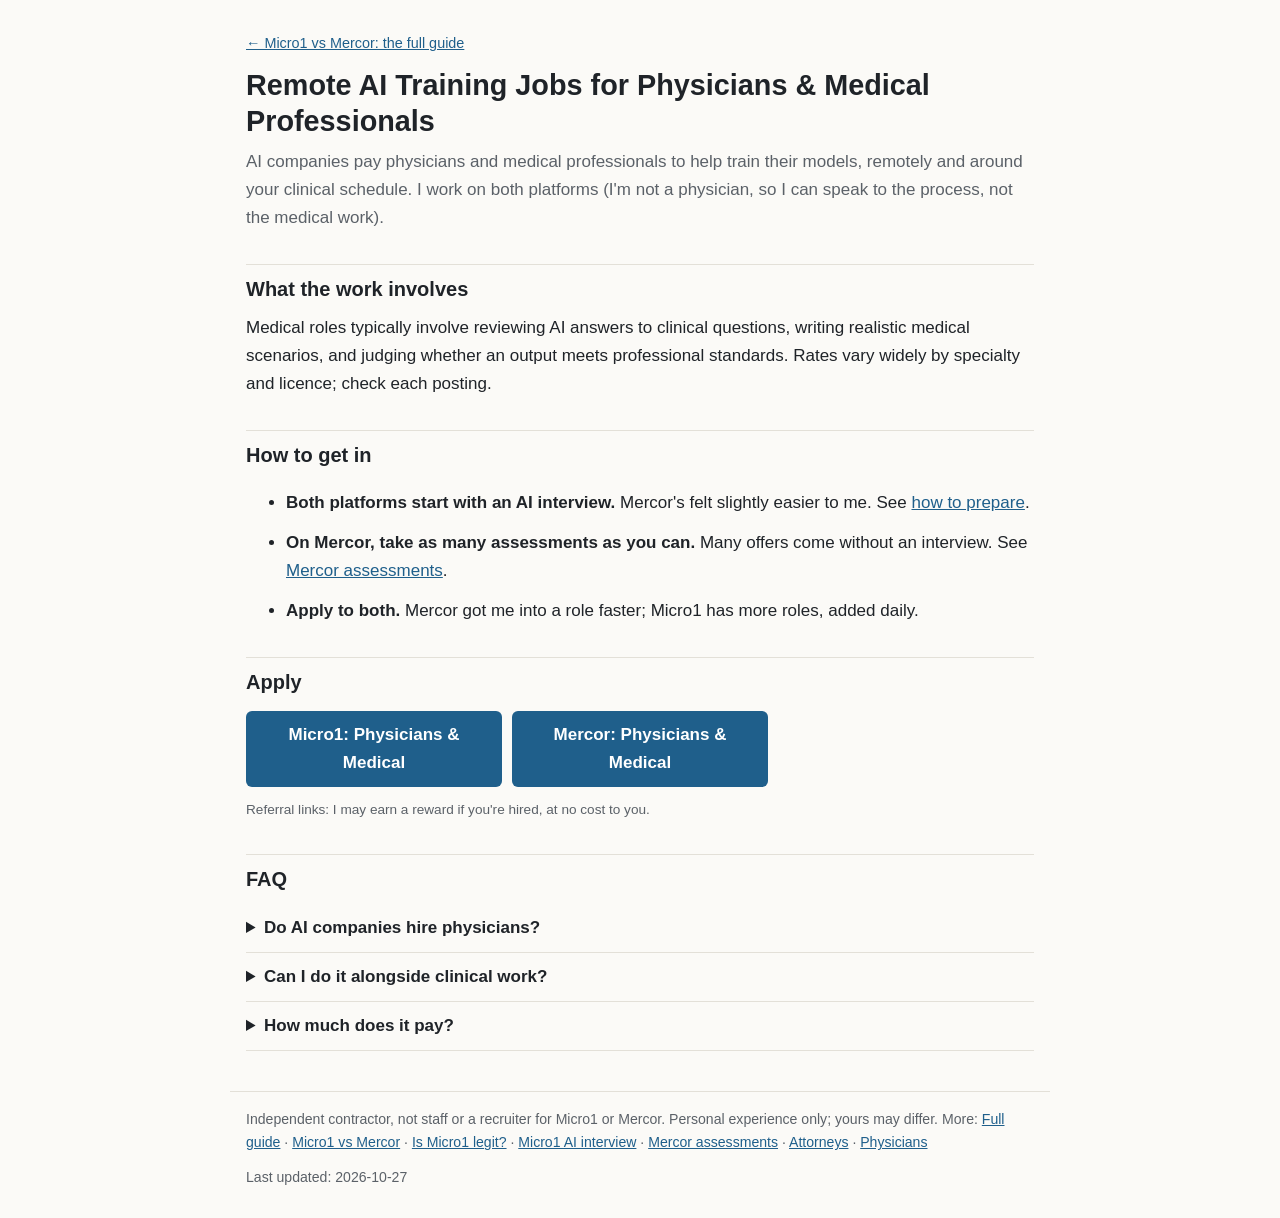
<file: physicians/index.html>
<!doctype html>
<html lang="en">
<head>
<meta charset="utf-8">
<meta name="viewport" content="width=device-width, initial-scale=1">
<title>Remote AI Training Jobs for Physicians and Medical Professionals: Micro1 and Mercor</title>
<meta name="description" content="Remote, flexible AI training work for physicians, nurses and clinicians on Micro1 and Mercor: what it involves, how to get in, and direct links to open medical roles.">
<link rel="canonical" href="https://usefultools-dev.github.io/ai-training-guide/physicians/">
<meta property="og:type" content="article">
<meta property="og:title" content="Remote AI Training Jobs for Physicians and Medical Professionals: Micro1 and Mercor">
<meta property="og:description" content="Remote, flexible AI training work for physicians, nurses and clinicians on Micro1 and Mercor: what it involves, how to get in, and direct links to open medical roles.">
<meta property="og:url" content="https://usefultools-dev.github.io/ai-training-guide/physicians/">
<link rel="stylesheet" href="../topic.css">
<script type="application/ld+json">{"@context": "https://schema.org", "@type": "FAQPage", "mainEntity": [{"@type": "Question", "name": "Do AI companies hire physicians?", "acceptedAnswer": {"@type": "Answer", "text": "Yes. Both Micro1 and Mercor list medical roles for physicians, nurses and clinicians to help train and evaluate AI models."}}, {"@type": "Question", "name": "Can I do it alongside clinical work?", "acceptedAnswer": {"@type": "Answer", "text": "It's remote contract work with a flexible schedule, so many people fit it around other work."}}, {"@type": "Question", "name": "How much does it pay?", "acceptedAnswer": {"@type": "Answer", "text": "It varies widely by specialty and licence. The rate is shown on each posting."}}]}</script>
</head>
<body>
<header>
  <p class="crumb"><a href="../">← Micro1 vs Mercor: the full guide</a></p>
  <h1>Remote AI Training Jobs for Physicians &amp; Medical Professionals</h1>
  <p class="lede">AI companies pay physicians and medical professionals to help train their models, remotely and around your clinical schedule. I work on both platforms (I'm not a physician, so I can speak to the process, not the medical work).</p>
</header>
<main>
<h2>What the work involves</h2>
  <p>Medical roles typically involve reviewing AI answers to clinical questions, writing realistic medical scenarios, and judging whether an output meets professional standards. Rates vary widely by specialty and licence; check each posting.</p>
<h2>How to get in</h2>
  <ul>
    <li><strong>Both platforms start with an AI interview.</strong> Mercor's felt slightly easier to me. See <a href="../micro1-ai-interview/">how to prepare</a>.</li>
    <li><strong>On Mercor, take as many assessments as you can.</strong> Many offers come without an interview. See <a href="../mercor-assessments/">Mercor assessments</a>.</li>
    <li><strong>Apply to both.</strong> Mercor got me into a role faster; Micro1 has more roles, added daily.</li>
  </ul>
<h2>Apply</h2>
  <div class="links">
    <a class="btn" href="https://refer.micro1.ai/referral/jobs?referralCode=49558a65-b79b-4bf0-9f4e-c30c4fa35e7d&linkId=619772a9-b796-4272-8806-c1685a8f3f08&utm_source=referral&utm_medium=share&utm_campaign=job_referral" rel="sponsored noopener" target="_blank">Micro1: Physicians &amp; Medical</a>
    <a class="btn" href="https://t.mercor.com/qQAUD" rel="sponsored noopener" target="_blank">Mercor: Physicians &amp; Medical</a>
  </div>
  <p class="note">Referral links: I may earn a reward if you're hired, at no cost to you.</p>

<h2>FAQ</h2>
  <details>
    <summary>Do AI companies hire physicians?</summary>
    <p>Yes. Both Micro1 and Mercor list medical roles for physicians, nurses and clinicians to help train and evaluate AI models.</p>
  </details>
  <details>
    <summary>Can I do it alongside clinical work?</summary>
    <p>It's remote contract work with a flexible schedule, so many people fit it around other work.</p>
  </details>
  <details>
    <summary>How much does it pay?</summary>
    <p>It varies widely by specialty and licence. The rate is shown on each posting.</p>
  </details>
</main>
<footer>
  <p>Independent contractor, not staff or a recruiter for Micro1 or Mercor. Personal experience only; yours may differ. More: <a href="../">Full guide</a> · <a href="../micro1-vs-mercor/">Micro1 vs Mercor</a> · <a href="../is-micro1-legit/">Is Micro1 legit?</a> · <a href="../micro1-ai-interview/">Micro1 AI interview</a> · <a href="../mercor-assessments/">Mercor assessments</a> · <a href="../attorneys/">Attorneys</a> · <a href="../physicians/">Physicians</a></p>
  <p>Last updated: 2026-10-27</p>
</footer>
</body>
</html>
</file>
<file: topic.css>
:root{--bg:#fbfaf7;--text:#1f2328;--muted:#5b6168;--line:#e3e0d8;--card:#fff;--accent:#1f5f8b;--accent-text:#fff}
@media (prefers-color-scheme:dark){:root{--bg:#15171a;--text:#e8e6e1;--muted:#a3a8ae;--line:#2c3036;--card:#1c1f23;--accent:#6fb0dc;--accent-text:#0d1114}}
*{box-sizing:border-box}body{margin:0;background:var(--bg);color:var(--text);font:17px/1.65 -apple-system,BlinkMacSystemFont,"Segoe UI",Roboto,Helvetica,Arial,sans-serif}
header,main,footer{max-width:820px;margin:0 auto;padding:0 16px}header{padding-top:32px}
h1{font-size:1.8rem;line-height:1.25;margin:8px 0}h2{font-size:1.25rem;margin:32px 0 8px;padding-top:8px;border-top:1px solid var(--line)}
p,li{margin:0 0 12px}.lede{color:var(--muted)}a{color:var(--accent)}.crumb{font-size:.9rem}
.links{display:grid;gap:10px;grid-template-columns:repeat(auto-fill,minmax(220px,1fr));margin:12px 0}
.btn{display:block;text-align:center;background:var(--accent);color:var(--accent-text);text-decoration:none;font-weight:600;padding:10px 12px;border-radius:6px}
.note{font-size:.85rem;color:var(--muted)}details{border-bottom:1px solid var(--line);padding:10px 0}summary{cursor:pointer;font-weight:600}
footer{margin-top:40px;padding:16px;font-size:.88rem;color:var(--muted);border-top:1px solid var(--line)}
</file>
